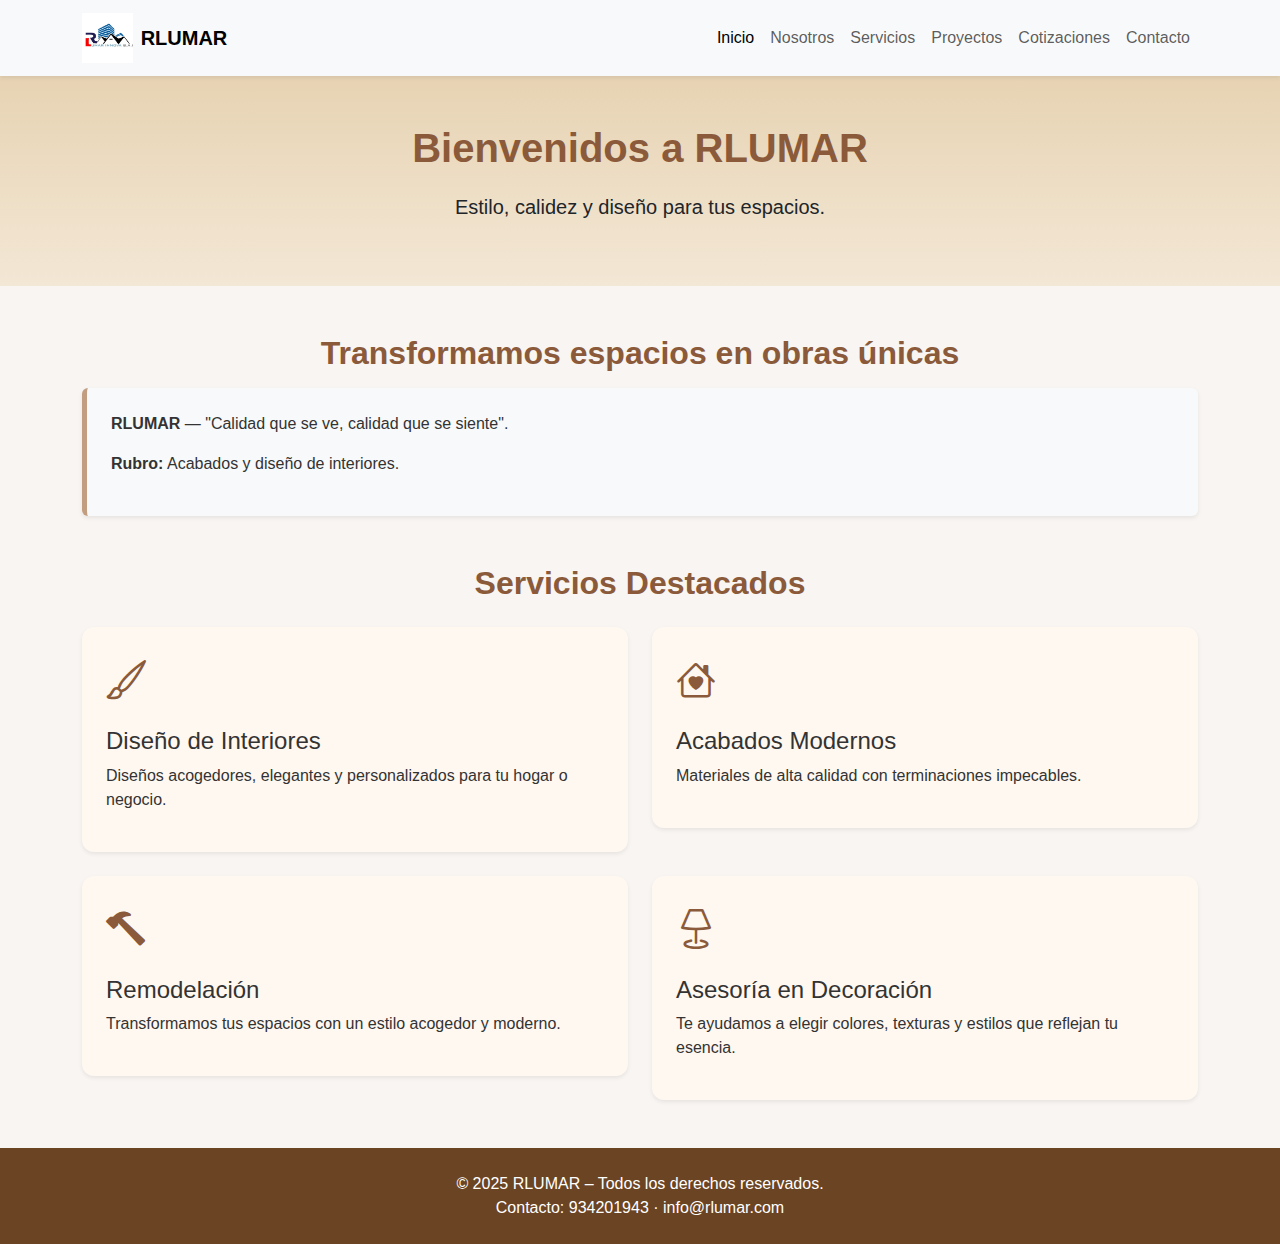
<file: index.html>
<!DOCTYPE html>
<html lang="es">
<head>
    <meta charset="UTF-8">
    <meta name="viewport" content="width=device-width, initial-scale=1.0">
    <title>RLUMAR - Acabados en Construcción</title>

    <!-- BOOTSTRAP -->
    <link href="https://cdn.jsdelivr.net/npm/bootstrap@5.3.2/dist/css/bootstrap.min.css" rel="stylesheet">
    <script src="https://cdn.jsdelivr.net/npm/bootstrap@5.3.2/dist/js/bootstrap.bundle.min.js"></script>

    <!-- ICONOS -->
    <link href="https://cdn.jsdelivr.net/npm/bootstrap-icons@1.10.5/font/bootstrap-icons.css" rel="stylesheet">

    <!-- CSS personalizado -->
    <link rel="stylesheet" href="style.css">
</head>

<body>

<!-- NAVBAR -->
<nav class="navbar navbar-expand-lg navbar-light bg-light shadow-sm">
    <div class="container">
        <a class="navbar-brand d-flex align-items-center" href="index.html">
            <img src="logo/logolumar.jpg" class="logo-img" alt="Logo RLUMAR">
            <span class="ms-2 fw-bold">RLUMAR</span>
        </a>

        <button class="navbar-toggler" type="button" data-bs-toggle="collapse" data-bs-target="#menu">
            <span class="navbar-toggler-icon"></span>
        </button>

        <div class="collapse navbar-collapse" id="menu">
            <ul class="navbar-nav ms-auto">
                <li class="nav-item"><a class="nav-link active" href="index.html">Inicio</a></li>
                <li class="nav-item"><a class="nav-link" href="nosotros.html">Nosotros</a></li>
                <li class="nav-item"><a class="nav-link" href="servicios.html">Servicios</a></li>
                <li class="nav-item"><a class="nav-link" href="proyectos.html">Proyectos</a></li>
                <li class="nav-item"><a class="nav-link" href="cotizaciones.html">Cotizaciones</a></li>
                <li class="nav-item"><a class="nav-link" href="contacto.html">Contacto</a></li>
            </ul>
        </div>
    </div>
</nav>

<!-- HEADER -->
<header class="header-warm text-center text-dark py-5">
    <div class="container">
        <h1 class="fw-bold">Bienvenidos a RLUMAR</h1>
        <p class="lead">Estilo, calidez y diseño para tus espacios.</p>
    </div>
</header>

<main class="container my-5">

    <!-- TÍTULO PRINCIPAL -->
    <h2 class="fw-bold mb-3 text-center">Transformamos espacios en obras únicas</h2>

    <article class="bg-light p-4 rounded shadow-sm warm-box mb-5">
        <p><strong>RLUMAR</strong> — "Calidad que se ve, calidad que se siente".</p>
        <p><strong>Rubro:</strong> Acabados y diseño de interiores.</p>
    </article>

    <!-- SERVICIOS DESTACADOS -->
    <h2 class="text-center mb-4">Servicios Destacados</h2>

    <div class="row g-4">

        <div class="col-md-6">
            <div class="service-card warm-card p-4 shadow-sm">
                <i class="bi bi-brush fs-1 text-brown"></i>
                <h4 class="mt-3">Diseño de Interiores</h4>
                <p>Diseños acogedores, elegantes y personalizados para tu hogar o negocio.</p>
            </div>
        </div>

        <div class="col-md-6">
            <div class="service-card warm-card p-4 shadow-sm">
                <i class="bi bi-house-heart fs-1 text-brown"></i>
                <h4 class="mt-3">Acabados Modernos</h4>
                <p>Materiales de alta calidad con terminaciones impecables.</p>
            </div>
        </div>

        <div class="col-md-6">
            <div class="service-card warm-card p-4 shadow-sm">
                <i class="bi bi-hammer fs-1 text-brown"></i>
                <h4 class="mt-3">Remodelación</h4>
                <p>Transformamos tus espacios con un estilo acogedor y moderno.</p>
            </div>
        </div>

        <div class="col-md-6">
            <div class="service-card warm-card p-4 shadow-sm">
                <i class="bi bi-lamp fs-1 text-brown"></i>
                <h4 class="mt-3">Asesoría en Decoración</h4>
                <p>Te ayudamos a elegir colores, texturas y estilos que reflejan tu esencia.</p>
            </div>
        </div>

    </div>

</main>

<!-- FOOTER -->
<footer class="footer-warm text-center py-4 mt-5">
    <p class="m-0">&copy; 2025 RLUMAR – Todos los derechos reservados.</p>
    <p class="m-0">Contacto: 934201943 · info@rlumar.com</p>
</footer>

</body>
</html>
</file>
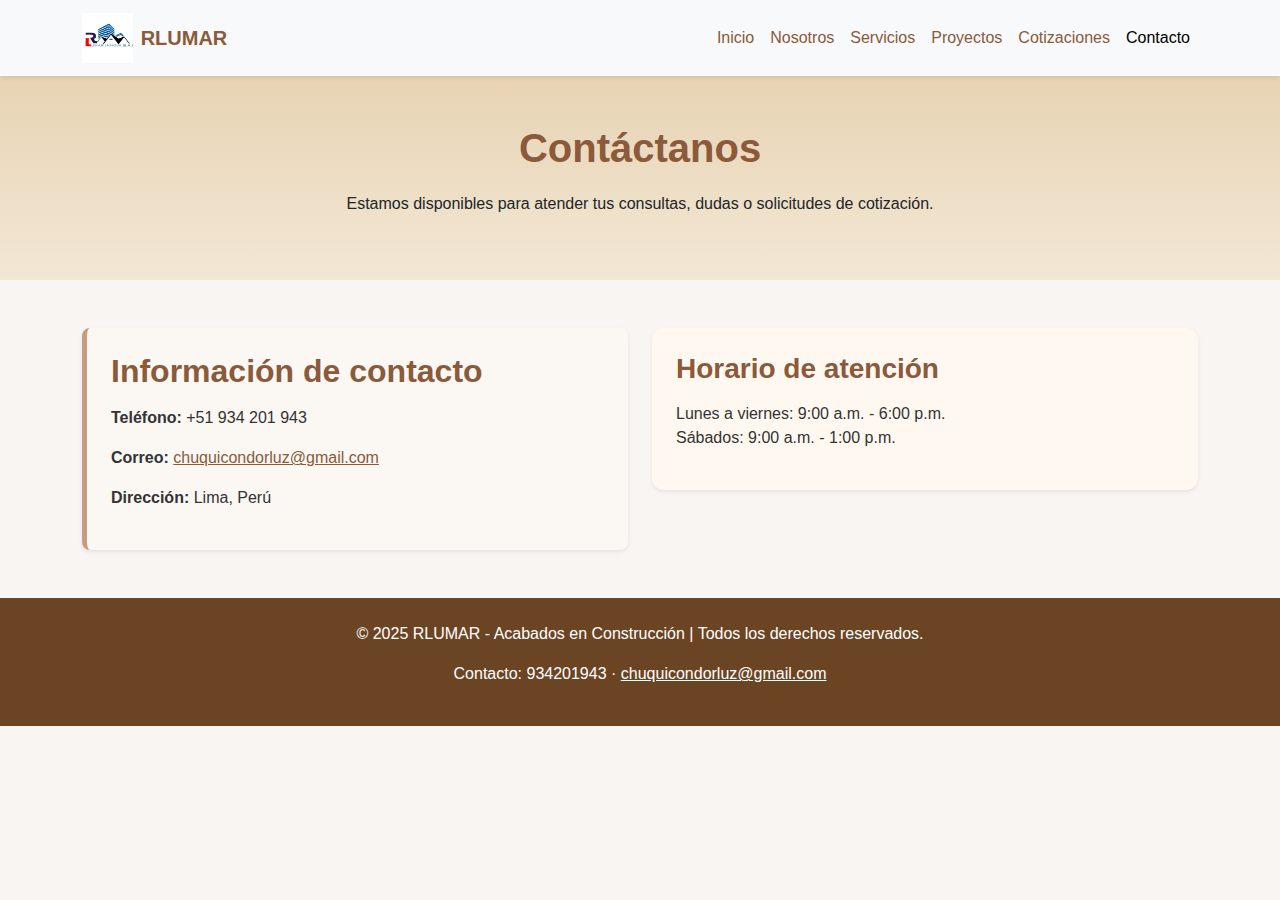
<file: contacto.html>
<!DOCTYPE html>
<html lang="es">
<head>
    <meta charset="UTF-8">
    <meta name="viewport" content="width=device-width, initial-scale=1.0">
    <title>Contacto - RLUMAR</title>

    <!-- Bootstrap CSS -->
    <link href="https://cdn.jsdelivr.net/npm/bootstrap@5.3.2/dist/css/bootstrap.min.css" rel="stylesheet">

    <!-- CSS personalizado -->
    <link rel="stylesheet" href="style.css">
</head>
<body>

<!-- Navbar responsive -->
<nav class="navbar navbar-expand-lg navbar-light bg-light shadow-sm">
    <div class="container">
        <a class="navbar-brand d-flex align-items-center" href="index.html">
            <img src="logo/logolumar.jpg" class="logo-img" alt="Logo RLUMAR">
            <span class="ms-2 fw-bold text-brown">RLUMAR</span>
        </a>
        <button class="navbar-toggler" type="button" data-bs-toggle="collapse" data-bs-target="#menu">
            <span class="navbar-toggler-icon"></span>
        </button>
        <div class="collapse navbar-collapse" id="menu">
            <ul class="navbar-nav ms-auto">
                <li class="nav-item"><a class="nav-link text-brown" href="index.html">Inicio</a></li>
                <li class="nav-item"><a class="nav-link text-brown" href="nosotros.html">Nosotros</a></li>
                <li class="nav-item"><a class="nav-link text-brown" href="servicios.html">Servicios</a></li>
                <li class="nav-item"><a class="nav-link text-brown" href="proyectos.html">Proyectos</a></li>
                <li class="nav-item"><a class="nav-link text-brown" href="cotizaciones.html">Cotizaciones</a></li>
                <li class="nav-item"><a class="nav-link active text-brown" href="contacto.html">Contacto</a></li>
            </ul>
        </div>
    </div>
</nav>

<!-- Header cálido -->
<header class="header-warm text-center text-dark py-5">
    <h1>Contáctanos</h1>
    <p>Estamos disponibles para atender tus consultas, dudas o solicitudes de cotización.</p>
</header>

<main class="container my-5">
    <section class="row g-4">
        <!-- Información de contacto -->
        <article class="col-md-6">
            <div class="warm-box p-4 shadow-sm">
                <h2 class="mb-3">Información de contacto</h2>
                <p><strong>Teléfono:</strong> +51 934 201 943</p>
                <p><strong>Correo:</strong> <a href="mailto:chuquicondorluz@gmail.com" class="text-brown">chuquicondorluz@gmail.com</a></p>
                <p><strong>Dirección:</strong> Lima, Perú</p>
            </div>
        </article>

        <!-- Horario de atención -->
        <aside class="col-md-6">
            <div class="warm-card p-4 shadow-sm">
                <h3 class="text-brown mb-3">Horario de atención</h3>
                <p>Lunes a viernes: 9:00 a.m. - 6:00 p.m.<br>
                   Sábados: 9:00 a.m. - 1:00 p.m.</p>
            </div>
        </aside>
    </section>
</main>

<!-- Footer cálido -->
<footer class="footer-warm text-center py-4 mt-5">
    <p>&copy; 2025 RLUMAR - Acabados en Construcción | Todos los derechos reservados.</p>
    <p>Contacto: 934201943 · <a href="mailto:chuquicondorluz@gmail.com" class="text-white">chuquicondorluz@gmail.com</a></p>
</footer>

<!-- Bootstrap JS -->
<script src="https://cdn.jsdelivr.net/npm/bootstrap@5.3.2/dist/js/bootstrap.bundle.min.js"></script>

</body>
</html>
</file>
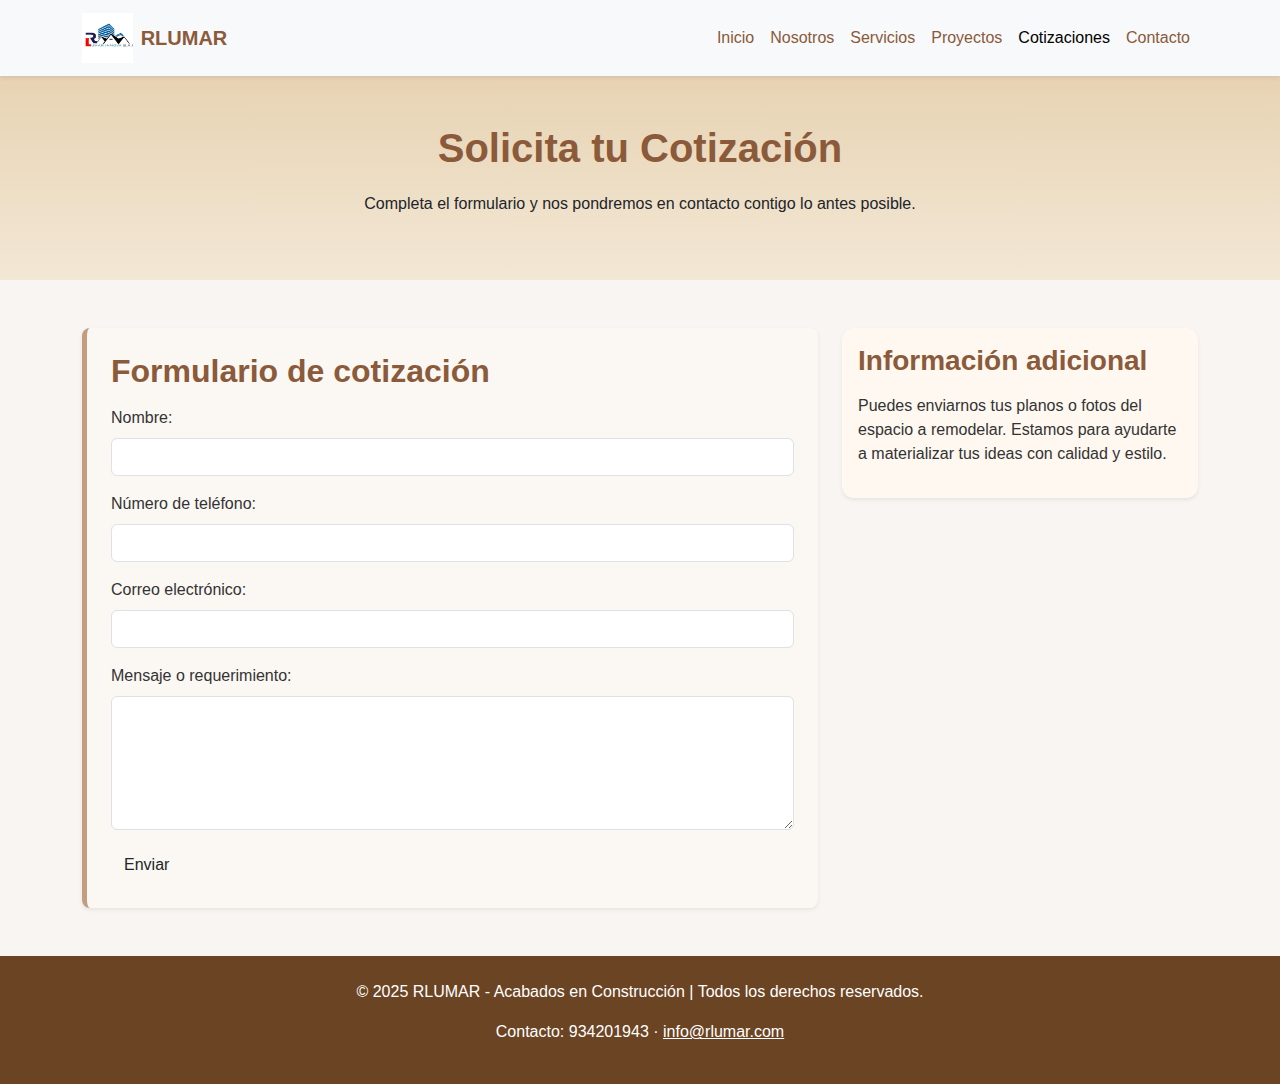
<file: cotizaciones.html>
<!DOCTYPE html>
<html lang="es">
<head>
    <meta charset="UTF-8">
    <meta name="viewport" content="width=device-width, initial-scale=1.0">
    <title>Cotizaciones - RLUMAR</title>

    <!-- Bootstrap CSS -->
    <link href="https://cdn.jsdelivr.net/npm/bootstrap@5.3.2/dist/css/bootstrap.min.css" rel="stylesheet">

    <!-- CSS personalizado -->
    <link rel="stylesheet" href="style.css">
</head>
<body>

<!-- Navbar responsive -->
<nav class="navbar navbar-expand-lg navbar-light bg-light shadow-sm">
    <div class="container">
        <a class="navbar-brand d-flex align-items-center" href="index.html">
            <img src="logo/logolumar.jpg" class="logo-img" alt="Logo RLUMAR">
            <span class="ms-2 fw-bold text-brown">RLUMAR</span>
        </a>
        <button class="navbar-toggler" type="button" data-bs-toggle="collapse" data-bs-target="#menu">
            <span class="navbar-toggler-icon"></span>
        </button>
        <div class="collapse navbar-collapse" id="menu">
            <ul class="navbar-nav ms-auto">
                <li class="nav-item"><a class="nav-link text-brown" href="index.html">Inicio</a></li>
                <li class="nav-item"><a class="nav-link text-brown" href="nosotros.html">Nosotros</a></li>
                <li class="nav-item"><a class="nav-link text-brown" href="servicios.html">Servicios</a></li>
                <li class="nav-item"><a class="nav-link text-brown" href="proyectos.html">Proyectos</a></li>
                <li class="nav-item"><a class="nav-link active text-brown" href="cotizaciones.html">Cotizaciones</a></li>
                <li class="nav-item"><a class="nav-link text-brown" href="contacto.html">Contacto</a></li>
            </ul>
        </div>
    </div>
</nav>

<!-- Header cálido -->
<header class="header-warm text-center text-dark py-5">
    <h1>Solicita tu <span class="marca text-brown">Cotización</span></h1>
    <p>Completa el formulario y nos pondremos en contacto contigo lo antes posible.</p>
</header>

<main class="container my-5">
    <section class="row g-4">
        <!-- Formulario de cotización -->
        <article class="col-md-8">
            <div class="warm-box p-4 shadow-sm">
                <h2 class="mb-3">Formulario de cotización</h2>
                <form>
                    <div class="mb-3">
                        <label for="nombre" class="form-label">Nombre:</label>
                        <input type="text" class="form-control" id="nombre" name="nombre" required>
                    </div>
                    <div class="mb-3">
                        <label for="telefono" class="form-label">Número de teléfono:</label>
                        <input type="text" class="form-control" id="telefono" name="telefono">
                    </div>
                    <div class="mb-3">
                        <label for="correo" class="form-label">Correo electrónico:</label>
                        <input type="email" class="form-control" id="correo" name="correo" required>
                    </div>
                    <div class="mb-3">
                        <label for="mensaje" class="form-label">Mensaje o requerimiento:</label>
                        <textarea class="form-control" id="mensaje" name="mensaje" rows="5"></textarea>
                    </div>
                    <button type="submit" class="btn btn-brown">Enviar</button>
                </form>
            </div>
        </article>

        <!-- Información adicional -->
        <aside class="col-md-4">
            <div class="warm-card p-3 shadow-sm">
                <h3 class="text-brown mb-3">Información adicional</h3>
                <p>Puedes enviarnos tus planos o fotos del espacio a remodelar. Estamos para ayudarte a materializar tus ideas con calidad y estilo.</p>
            </div>
        </aside>
    </section>
</main>

<!-- Footer cálido -->
<footer class="footer-warm text-center py-4 mt-5">
    <p>&copy; 2025 RLUMAR - Acabados en Construcción | Todos los derechos reservados.</p>
    <p>Contacto: 934201943 · <a href="mailto:info@rlumar.com" class="text-white">info@rlumar.com</a></p>
</footer>

<!-- Bootstrap JS -->
<script src="https://cdn.jsdelivr.net/npm/bootstrap@5.3.2/dist/js/bootstrap.bundle.min.js"></script>

</body>
</html>
</file>
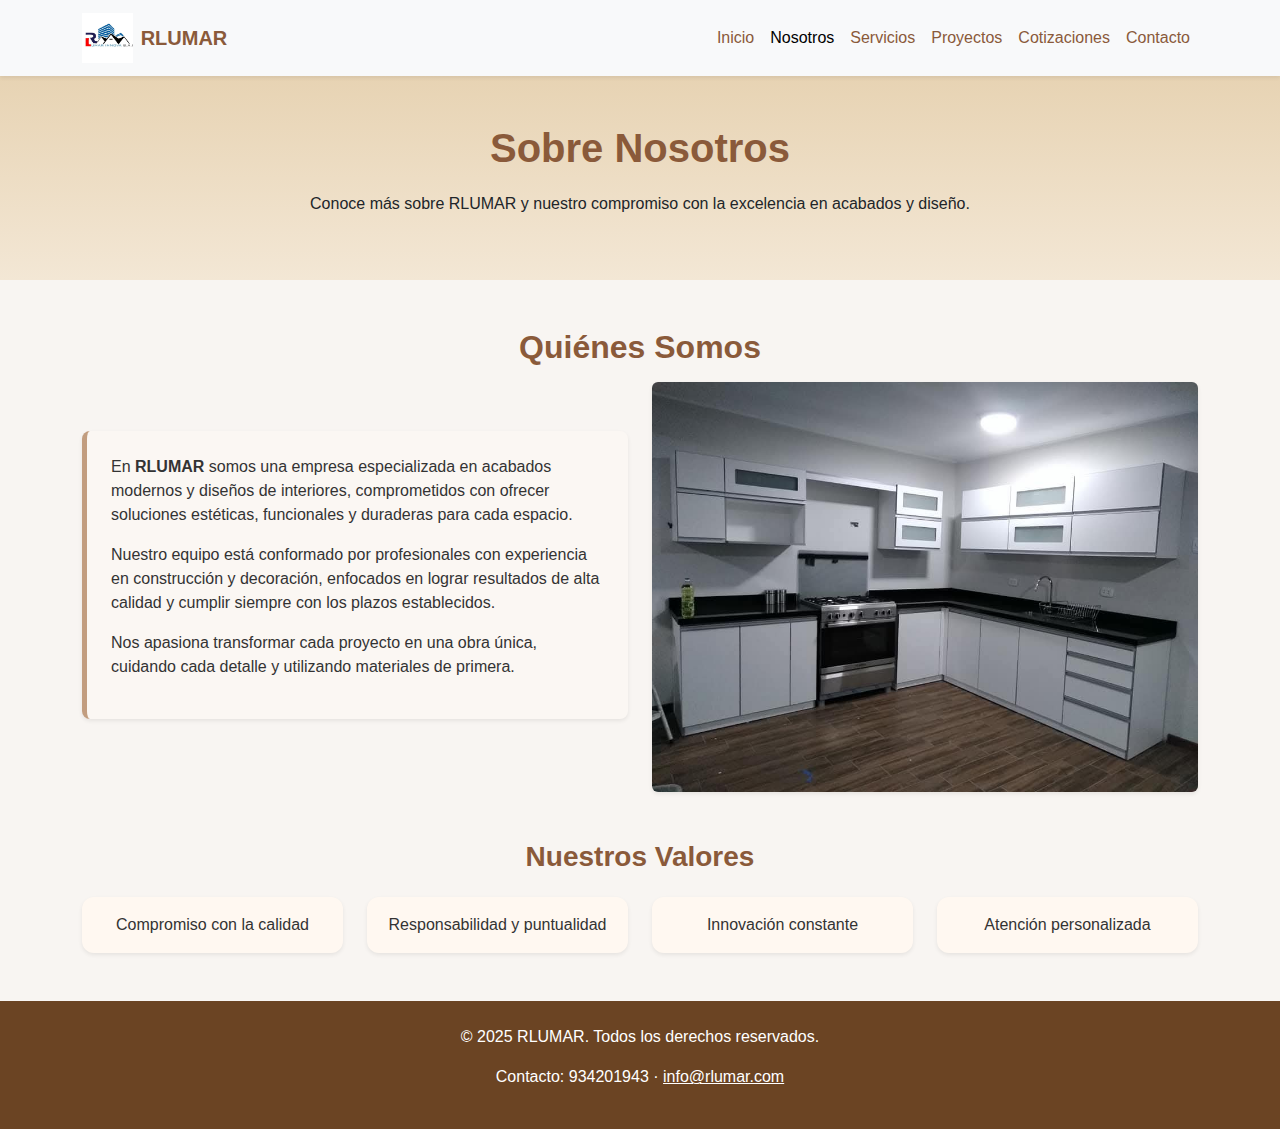
<file: nosotros.html>
<!DOCTYPE html>
<html lang="es">
<head>
    <meta charset="UTF-8">
    <meta name="viewport" content="width=device-width, initial-scale=1.0">
    <title>Nosotros - RLUMAR</title>

    <!-- Bootstrap CSS -->
    <link href="https://cdn.jsdelivr.net/npm/bootstrap@5.3.2/dist/css/bootstrap.min.css" rel="stylesheet">

    <!-- CSS personalizado -->
    <link rel="stylesheet" href="style.css">
</head>
<body>

<!-- Navbar responsive -->
<nav class="navbar navbar-expand-lg navbar-light bg-light shadow-sm">
    <div class="container">
        <a class="navbar-brand d-flex align-items-center" href="index.html">
            <img src="logo/logolumar.jpg" class="logo-img" alt="Logo RLUMAR">
            <span class="ms-2 fw-bold text-brown">RLUMAR</span>
        </a>
        <button class="navbar-toggler" type="button" data-bs-toggle="collapse" data-bs-target="#menu">
            <span class="navbar-toggler-icon"></span>
        </button>
        <div class="collapse navbar-collapse" id="menu">
            <ul class="navbar-nav ms-auto">
                <li class="nav-item"><a class="nav-link text-brown" href="index.html">Inicio</a></li>
                <li class="nav-item"><a class="nav-link active text-brown" href="nosotros.html">Nosotros</a></li>
                <li class="nav-item"><a class="nav-link text-brown" href="servicios.html">Servicios</a></li>
                <li class="nav-item"><a class="nav-link text-brown" href="proyectos.html">Proyectos</a></li>
                <li class="nav-item"><a class="nav-link text-brown" href="cotizaciones.html">Cotizaciones</a></li>
                <li class="nav-item"><a class="nav-link text-brown" href="contacto.html">Contacto</a></li>
            </ul>
        </div>
    </div>
</nav>

<!-- Header cálido -->
<header class="header-warm text-center text-dark py-5">
    <h1>Sobre <span class="marca text-brown">Nosotros</span></h1>
    <p>Conoce más sobre RLUMAR y nuestro compromiso con la excelencia en acabados y diseño.</p>
</header>

<main class="container my-5">
    <!-- Quiénes Somos con imagen -->
    <section class="seccion mb-5">
        <h2 class="fw-bold mb-3 text-center">Quiénes Somos</h2>
        <div class="row align-items-center">
            <!-- Texto -->
            <div class="col-md-6">
                <article class="warm-box p-4 mb-4 shadow-sm">
                    <p>
                        En <strong>RLUMAR</strong> somos una empresa especializada en acabados modernos y diseños de interiores, 
                        comprometidos con ofrecer soluciones estéticas, funcionales y duraderas para cada espacio.
                    </p>
                    <p>
                        Nuestro equipo está conformado por profesionales con experiencia en construcción y decoración, 
                        enfocados en lograr resultados de alta calidad y cumplir siempre con los plazos establecidos.
                    </p>
                    <p>
                        Nos apasiona transformar cada proyecto en una obra única, cuidando cada detalle y utilizando materiales de primera.
                    </p>
                </article>
            </div>

            <!-- Imagen -->
            <div class="col-md-6">
                <img src=logo/nosotros.jpg alt=" RLUMAR " class="img-fluid rounded shadow-sm">
            </div>
        </div>
    </section>

    <!-- Nuestros Valores -->
    <section class="mb-5">
        <h3 class="text-brown mb-4 text-center">Nuestros Valores</h3>
        <div class="row g-4">
            <div class="col-md-3 col-sm-6">
                <div class="warm-card p-3 text-center shadow-sm">
                    Compromiso con la calidad
                </div>
            </div>
            <div class="col-md-3 col-sm-6">
                <div class="warm-card p-3 text-center shadow-sm">
                    Responsabilidad y puntualidad
                </div>
            </div>
            <div class="col-md-3 col-sm-6">
                <div class="warm-card p-3 text-center shadow-sm">
                    Innovación constante
                </div>
            </div>
            <div class="col-md-3 col-sm-6">
                <div class="warm-card p-3 text-center shadow-sm">
                    Atención personalizada
                </div>
            </div>
        </div>
    </section>
</main>

<!-- Footer cálido -->
<footer class="footer-warm text-center py-4 mt-5">
    <p>&copy; 2025 RLUMAR. Todos los derechos reservados.</p>
    <p>Contacto: 934201943 · <a href="mailto:info@rlumar.com" class="text-white">info@rlumar.com</a></p>
</footer>

<!-- Bootstrap JS -->
<script src="https://cdn.jsdelivr.net/npm/bootstrap@5.3.2/dist/js/bootstrap.bundle.min.js"></script>

</body>
</html>
</file>
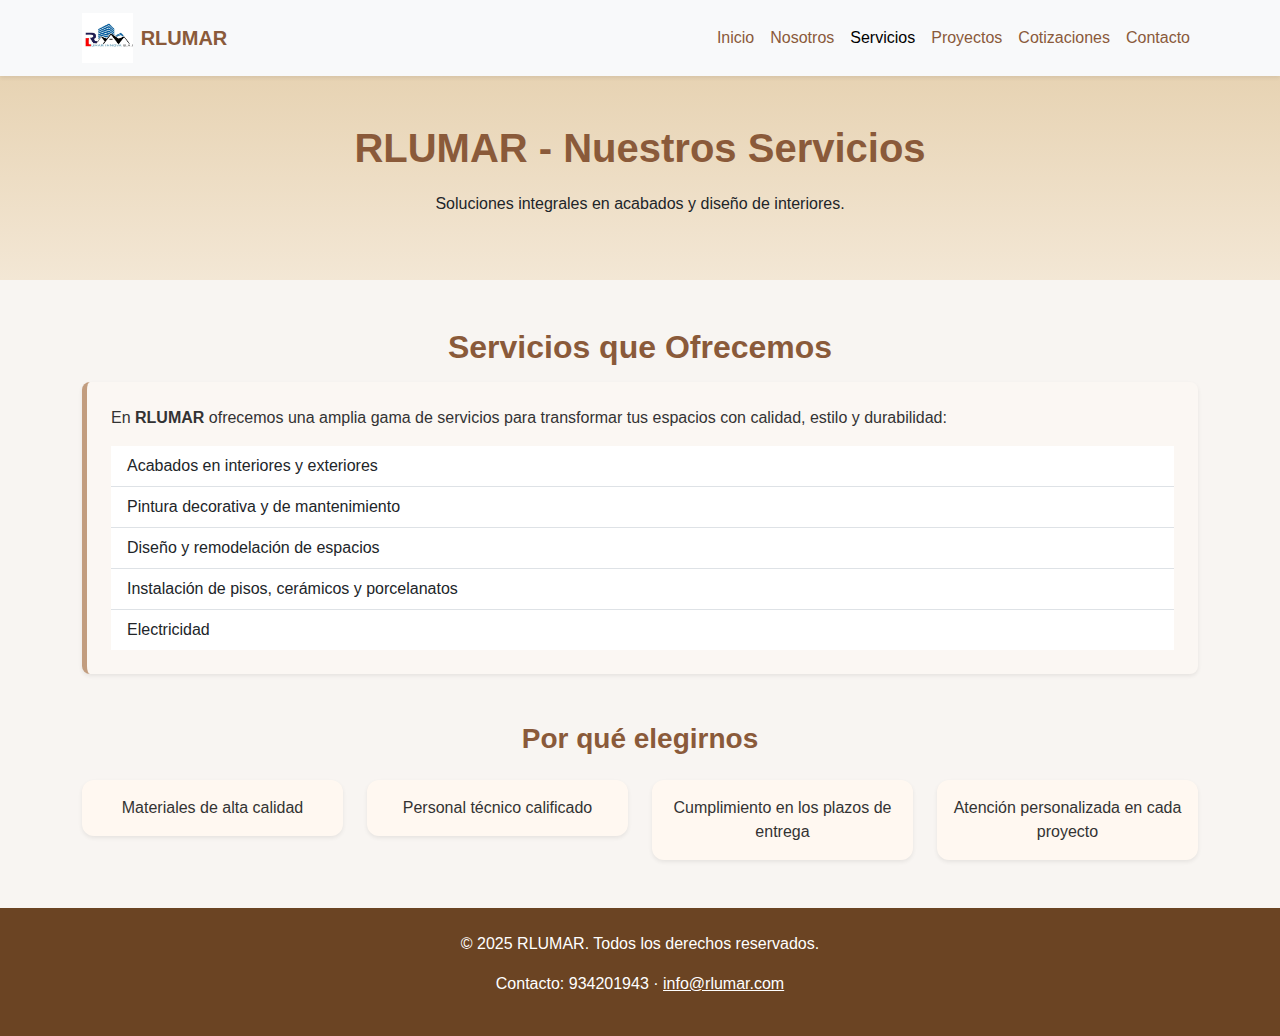
<file: servicios.html>
<!DOCTYPE html>
<html lang="es">
<head>
    <meta charset="UTF-8">
    <meta name="viewport" content="width=device-width, initial-scale=1.0">
    <title>Servicios - RLUMAR</title>

    <!-- Bootstrap CSS -->
    <link href="https://cdn.jsdelivr.net/npm/bootstrap@5.3.2/dist/css/bootstrap.min.css" rel="stylesheet">

    <!-- CSS personalizado -->
    <link rel="stylesheet" href="style.css">
</head>
<body>

<!-- Navbar responsive -->
<nav class="navbar navbar-expand-lg navbar-light bg-light shadow-sm">
    <div class="container">
        <a class="navbar-brand d-flex align-items-center" href="index.html">
            <img src="logo/logolumar.jpg" class="logo-img" alt="Logo RLUMAR">
            <span class="ms-2 fw-bold text-brown">RLUMAR</span>
        </a>
        <button class="navbar-toggler" type="button" data-bs-toggle="collapse" data-bs-target="#menu">
            <span class="navbar-toggler-icon"></span>
        </button>
        <div class="collapse navbar-collapse" id="menu">
            <ul class="navbar-nav ms-auto">
                <li class="nav-item"><a class="nav-link text-brown" href="index.html">Inicio</a></li>
                <li class="nav-item"><a class="nav-link text-brown" href="nosotros.html">Nosotros</a></li>
                <li class="nav-item"><a class="nav-link active text-brown" href="servicios.html">Servicios</a></li>
                <li class="nav-item"><a class="nav-link text-brown" href="proyectos.html">Proyectos</a></li>
                <li class="nav-item"><a class="nav-link text-brown" href="cotizaciones.html">Cotizaciones</a></li>
                <li class="nav-item"><a class="nav-link text-brown" href="contacto.html">Contacto</a></li>
            </ul>
        </div>
    </div>
</nav>

<!-- Header cálido -->
<header class="header-warm text-center text-dark py-5">
    <h1><span class="marca text-brown">RLUMAR</span> - Nuestros Servicios</h1>
    <p>Soluciones integrales en acabados y diseño de interiores.</p>
</header>

<main class="container my-5">
    <!-- Servicios -->
    <section class="seccion mb-5">
        <h2 class="fw-bold mb-3 text-center">Servicios que Ofrecemos</h2>
        <article class="warm-box p-4 mb-4 shadow-sm">
            <p>En <strong>RLUMAR</strong> ofrecemos una amplia gama de servicios para transformar tus espacios con calidad, estilo y durabilidad:</p>
            <ul class="list-group list-group-flush">
                <li class="list-group-item">Acabados en interiores y exteriores</li>
                <li class="list-group-item">Pintura decorativa y de mantenimiento</li>
                <li class="list-group-item">Diseño y remodelación de espacios</li>
                <li class="list-group-item">Instalación de pisos, cerámicos y porcelanatos</li>
                <li class="list-group-item">Electricidad</li>
            </ul>
        </article>
    </section>

    <!-- Por qué elegirnos -->
    <section class="mb-5">
        <h3 class="text-brown mb-4 text-center">Por qué elegirnos</h3>
        <div class="row g-4">
            <div class="col-md-3 col-sm-6">
                <div class="warm-card p-3 text-center shadow-sm">
                    Materiales de alta calidad
                </div>
            </div>
            <div class="col-md-3 col-sm-6">
                <div class="warm-card p-3 text-center shadow-sm">
                    Personal técnico calificado
                </div>
            </div>
            <div class="col-md-3 col-sm-6">
                <div class="warm-card p-3 text-center shadow-sm">
                    Cumplimiento en los plazos de entrega
                </div>
            </div>
            <div class="col-md-3 col-sm-6">
                <div class="warm-card p-3 text-center shadow-sm">
                    Atención personalizada en cada proyecto
                </div>
            </div>
        </div>
    </section>
</main>

<!-- Footer cálido -->
<footer class="footer-warm text-center py-4 mt-5">
    <p>&copy; 2025 RLUMAR. Todos los derechos reservados.</p>
    <p>Contacto: 934201943 · <a href="mailto:info@rlumar.com" class="text-white">info@rlumar.com</a></p>
</footer>

<!-- Bootstrap JS -->
<script src="https://cdn.jsdelivr.net/npm/bootstrap@5.3.2/dist/js/bootstrap.bundle.min.js"></script>

</body>
</html>
</file>
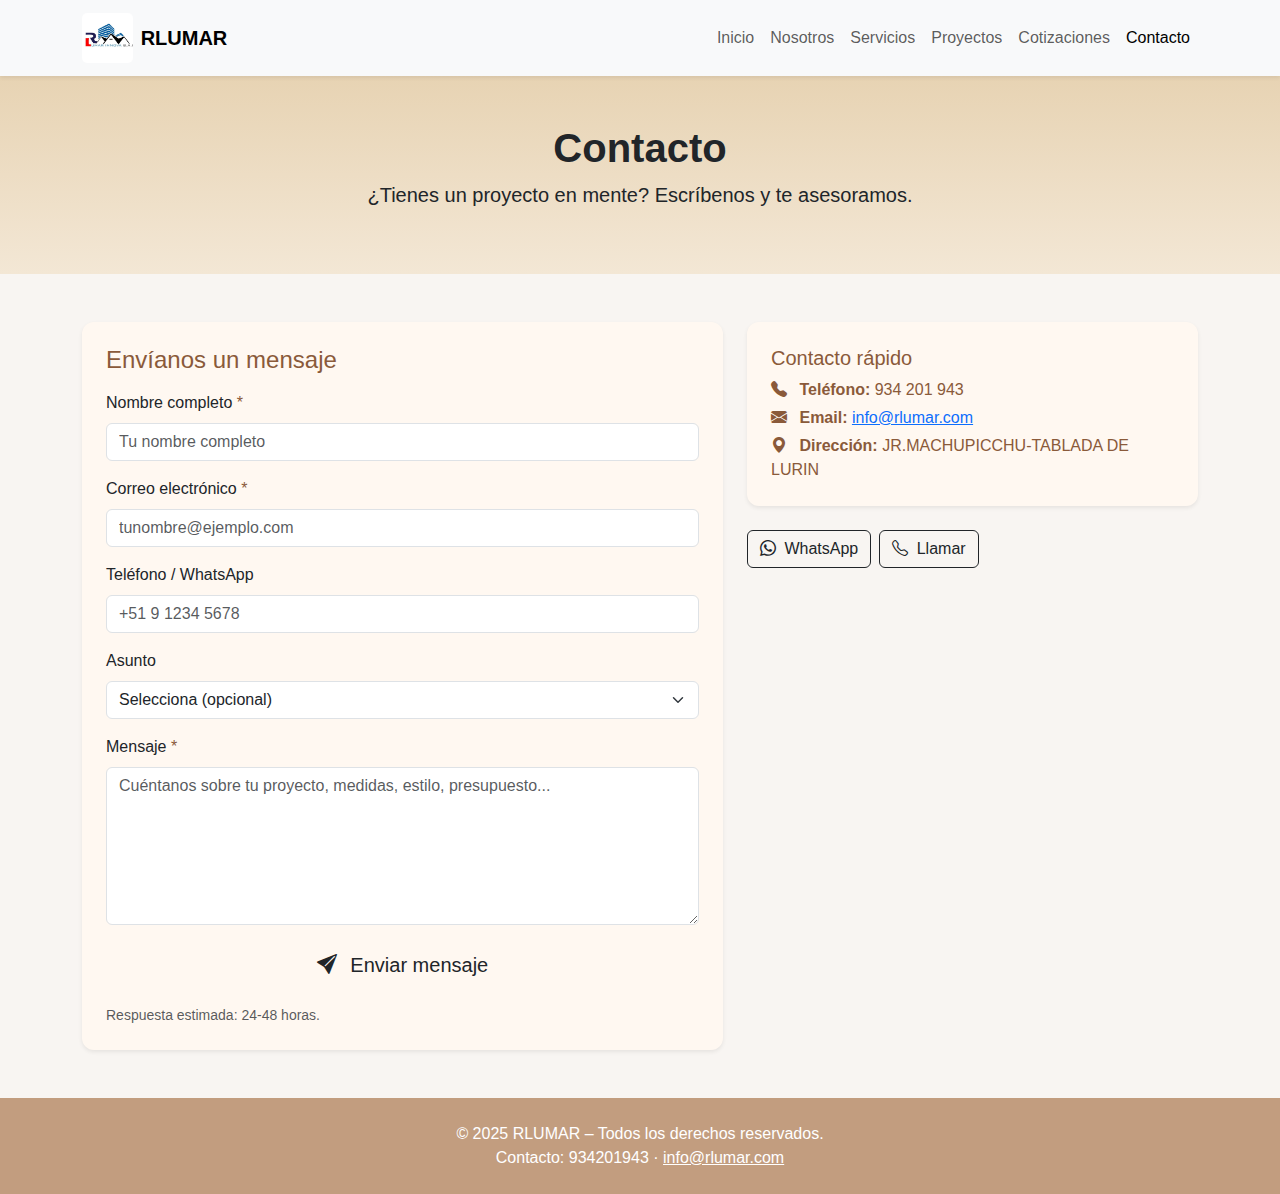
<file: rlumarfinal/contacto.html>
<!DOCTYPE html>
<html lang="es">
<head>
    <meta charset="utf-8" />
    <meta name="viewport" content="width=device-width, initial-scale=1" />
    <title>Contacto - RLUMAR</title>

    <!-- Bootstrap CSS -->
    <link href="https://cdn.jsdelivr.net/npm/bootstrap@5.3.2/dist/css/bootstrap.min.css" rel="stylesheet">

    <!-- Bootstrap Icons -->
    <link href="https://cdn.jsdelivr.net/npm/bootstrap-icons@1.10.5/font/bootstrap-icons.css" rel="stylesheet">

    <!-- Tu CSS cálido -->
    <link rel="stylesheet" href="style.css">
</head>
<body>

<!-- NAVBAR -->
<nav class="navbar navbar-expand-lg navbar-light bg-light shadow-sm">
    <div class="container">
        <a class="navbar-brand d-flex align-items-center" href="index.html">
            <img src="logo/logolumar.jpg" class="logo-img" alt="Logo RLUMAR">
            <span class="ms-2 fw-bold">RLUMAR</span>
        </a>

        <button class="navbar-toggler" type="button" data-bs-toggle="collapse" data-bs-target="#menu">
            <span class="navbar-toggler-icon"></span>
        </button>

        <div class="collapse navbar-collapse" id="menu">
            <ul class="navbar-nav ms-auto">
                <li class="nav-item"><a class="nav-link" href="index.html">Inicio</a></li>
                <li class="nav-item"><a class="nav-link" href="nosotros.html">Nosotros</a></li>
                <li class="nav-item"><a class="nav-link" href="servicios.html">Servicios</a></li>
                <li class="nav-item"><a class="nav-link" href="proyectos.html">Proyectos</a></li>
                <li class="nav-item"><a class="nav-link" href="cotizaciones.html">Cotizaciones</a></li>
                <li class="nav-item"><a class="nav-link active" href="contacto.html">Contacto</a></li>
            </ul>
        </div>
    </div>
</nav>

<!-- HEADER -->
<header class="header-warm text-center text-dark py-5">
    <div class="container">
        <h1 class="fw-bold">Contacto</h1>
        <p class="lead">¿Tienes un proyecto en mente? Escríbenos y te asesoramos.</p>
    </div>
</header>

<!-- MAIN -->
<main class="container my-5">
    <div class="row g-4">

        <!-- Formulario -->
        <div class="col-lg-7">
            <div class="p-4 warm-card shadow-sm">
                <h2 class="h4 mb-3 text-brown">Envíanos un mensaje</h2>

                <!-- Mensaje de éxito esta oculto -->
                <div id="successAlert" class="alert alert-success d-none" role="alert">
                    ¡Gracias! Tu mensaje ha sido enviado correctamente.
                </div>

                <form id="contactForm" role="form" novalidate>
                    <!-- Nombre -->
                    <div class="mb-3">
                        <label for="name" class="form-label">Nombre completo <span class="text-brown">*</span></label>
                        <input type="text" class="form-control" id="name" name="name" required aria-required="true" placeholder="Tu nombre completo">
                        <div class="invalid-feedback">Por favor ingresa tu nombre.</div>
                    </div>

                    <!-- Email -->
                    <div class="mb-3">
                        <label for="email" class="form-label">Correo electrónico <span class="text-brown">*</span></label>
                        <input type="email" class="form-control" id="email" name="email" required aria-required="true" placeholder="tunombre@ejemplo.com">
                        <div class="invalid-feedback">Por favor ingresa un correo válido.</div>
                    </div>

                    <!-- Teléfono -->
                    <div class="mb-3">
                        <label for="phone" class="form-label">Teléfono / WhatsApp</label>
                        <input type="tel" class="form-control" id="phone" name="phone" placeholder="+51 9 1234 5678" pattern="[0-9+\s\-()]{7,}">
                    </div>

                    <!-- Asunto -->
                    <div class="mb-3">
                        <label for="subject" class="form-label">Asunto</label>
                        <select id="subject" name="subject" class="form-select" aria-label="Asunto del mensaje">
                            <option value="">Selecciona (opcional)</option>
                            <option value="diseño">Diseño de interiores</option>
                            <option value="acabados">Acabados modernos</option>
                            <option value="remodelacion">Remodelación</option>
                            <option value="asesoria">Asesoría en decoración</option>
                            <option value="otro">Otro</option>
                        </select>
                    </div>

                    <!-- Mensaje -->
                    <div class="mb-3">
                        <label for="message" class="form-label">Mensaje <span class="text-brown">*</span></label>
                        <textarea id="message" name="message" class="form-control" rows="6" required aria-required="true" placeholder="Cuéntanos sobre tu proyecto, medidas, estilo, presupuesto..."></textarea>
                        <div class="invalid-feedback">Por favor escribe tu mensaje.</div>
                    </div>
                  <!-- Botón -->
                    <div class="d-grid">
                        <!-- Nota: el formulario por defecto NO envía hasta que configures 'action' o un backend -->
                        <button class="btn btn-brown btn-lg" type="submit">
                            <i class="bi bi-send-fill me-2"></i> Enviar mensaje
                        </button>
                    </div>
                </form>

                <small class="d-block mt-3 text-muted">Respuesta estimada: 24-48 horas.</small>
            </div>
        </div>

        <!-- Contacto rápido -->
        <div class="col-lg-5">
            <div class="p-4 warm-card shadow-sm mb-4 text-brown">
                <h3 class="h5">Contacto rápido</h3>
                <p class="mb-1"><i class="bi bi-telephone-fill me-2"></i> <strong>Teléfono:</strong> 934 201 943</p>
                <p class="mb-1"><i class="bi bi-envelope-fill me-2"></i> <strong>Email:</strong> <a href="mailto:info@rlumar.com">info@rlumar.com</a></p>
                <p class="mb-0"><i class="bi bi-geo-alt-fill me-2"></i> <strong>Dirección:</strong> JR.MACHUPICCHU-TABLADA DE LURIN</p>
            </div>
  <div class="mt-3 d-flex gap-2">
                <a class="btn btn-outline-dark" href="https://wa.me/51934201943" target="_blank" rel="noopener">
                    <i class="bi bi-whatsapp me-1"></i> WhatsApp
                </a>
                <a class="btn btn-outline-dark" href="tel:+51934201943">
                    <i class="bi bi-telephone me-1"></i> Llamar
                </a>
            </div>
        </div>
    </div>
</main>

<!-- FOOTER -->
<footer class="footer-warm text-center py-4 mt-5">
    <div class="container">
        <p class="m-0">&copy; 2025 RLUMAR – Todos los derechos reservados.</p>
        <p class="m-0">Contacto: 934201943 · <a class="text-white" href="mailto:info@rlumar.com">info@rlumar.com</a></p>
    </div>
</footer>

<!-- Bootstrap JS -->
<script src="https://cdn.jsdelivr.net/npm/bootstrap@5.3.2/dist/js/bootstrap.bundle.min.js"></script>

<!-- Pequeño JS para validar y simular envío (remueve si usarás backend real) -->
<script>
    // Bootstrap form validation + simulación
    (function () {
        'use strict'

        const form = document.getElementById('contactForm');
        const successAlert = document.getElementById('successAlert');

        form.addEventListener('submit', function (event) {
            // Activar validación HTML5
            if (!form.checkValidity()) {
                event.preventDefault()
                event.stopPropagation()
            } else {
                // Simulación de envío: prevenir envío real y mostrar mensaje
                event.preventDefault()
                successAlert.classList.remove('d-none');
                successAlert.scrollIntoView({ behavior: 'smooth', block: 'center' });

                // Limpiar formulario después de 1.2s para mejor UX
                setTimeout(() => {
                    form.reset();
                    form.classList.remove('was-validated');
                }, 1200);
            }

            form.classList.add('was-validated');
        }, false)
    })()
</script>

</body>
</html>
</file>
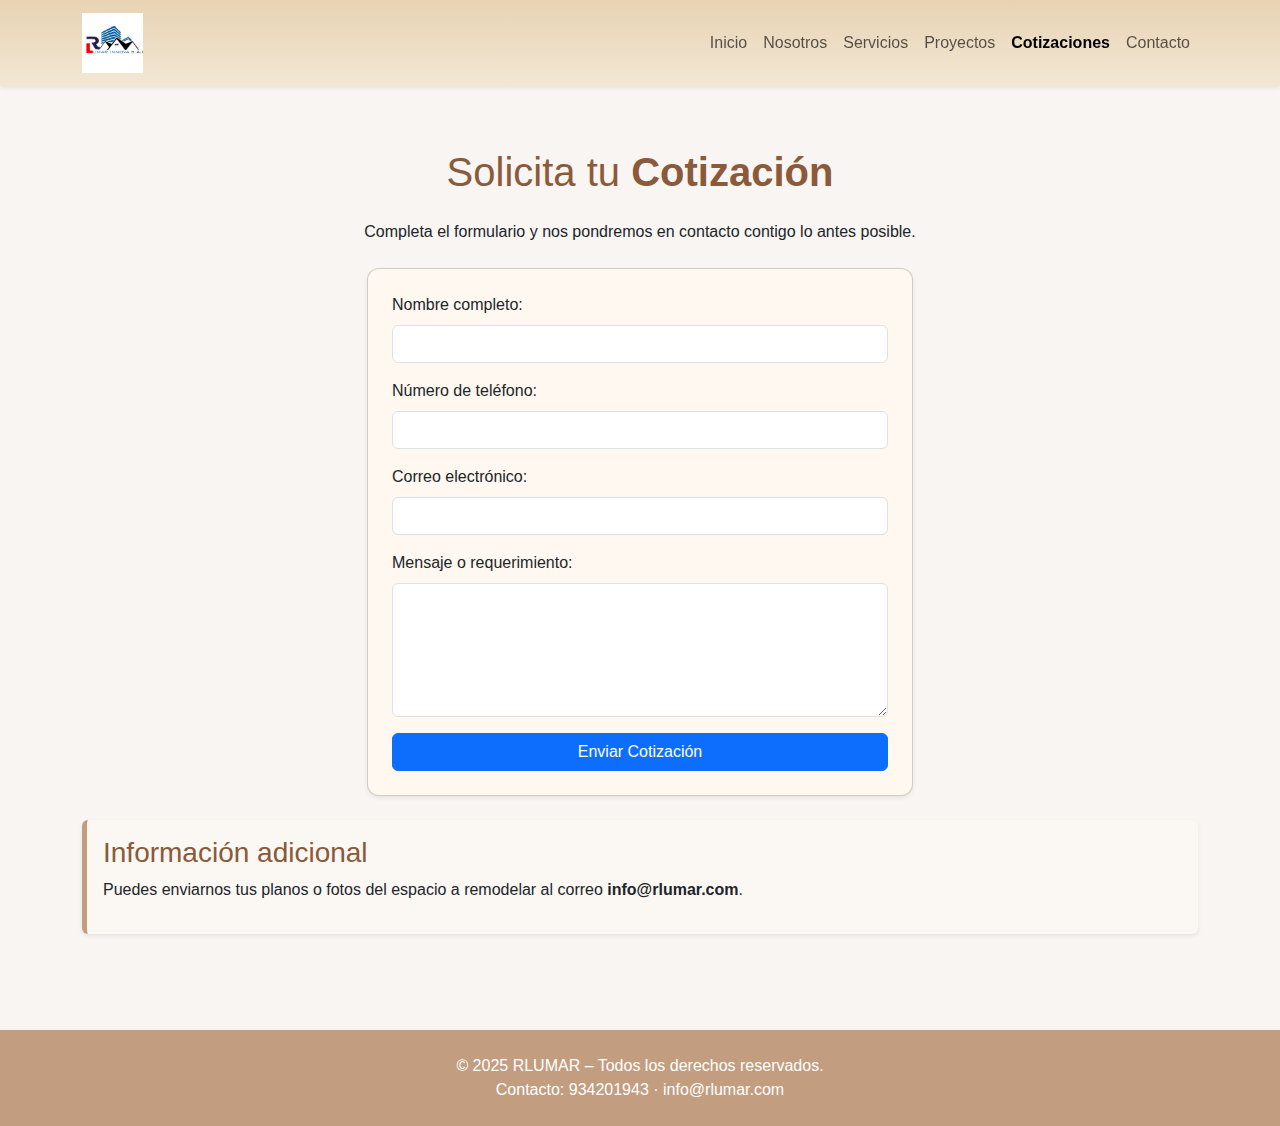
<file: rlumarfinal/cotizaciones.html>
<!DOCTYPE html>
<html lang="es">
<head>
    <meta charset="UTF-8">
    <meta name="viewport" content="width=device-width, initial-scale=1.0">
    <title>Cotizaciones - RLUMAR</title>

    <!-- Bootstrap -->
    <link href="https://cdn.jsdelivr.net/npm/bootstrap@5.3.2/dist/css/bootstrap.min.css" rel="stylesheet">

    <!-- Estilos cálidos -->
    <link rel="stylesheet" href="style.css">

    <style>
        .logo {
            height: 60px;
            width: auto;
        }
        .marca {
            color: #8a5a3a; /* Marrón cálido */
            font-weight: bold;
        }
    </style>
</head>

<body>

<!-- NAVBAR -->
<nav class="navbar navbar-expand-lg navbar-light header-warm fixed-top shadow-sm">
    <div class="container">
        <a class="navbar-brand" href="index.html">
            <img src="logo/logolumar.jpg" alt="RLUMAR" class="logo">
        </a>

        <button class="navbar-toggler" type="button" data-bs-toggle="collapse" data-bs-target="#navbarNav">
            <span class="navbar-toggler-icon"></span>
        </button>

        <div class="collapse navbar-collapse" id="navbarNav">
            <ul class="navbar-nav ms-auto">

                <li class="nav-item"><a class="nav-link" href="index.html">Inicio</a></li>
                <li class="nav-item"><a class="nav-link" href="nosotros.html">Nosotros</a></li>
                <li class="nav-item"><a class="nav-link" href="servicios.html">Servicios</a></li>
                <li class="nav-item"><a class="nav-link" href="proyectos.html">Proyectos</a></li>
                <li class="nav-item"><a class="nav-link active fw-bold" href="cotizaciones.html">Cotizaciones</a></li>
                <li class="nav-item"><a class="nav-link" href="contacto.html">Contacto</a></li>

            </ul>
        </div>
    </div>
</nav>

<!-- CONTENIDO -->
<div class="container py-5" style="margin-top: 100px;">

    <h1 class="text-center mb-4 text-brown">Solicita tu <span class="marca">Cotización</span></h1>
    <p class="text-center mb-4">Completa el formulario y nos pondremos en contacto contigo lo antes posible.</p>

    <!-- FORMULARIO -->
    <div class="row justify-content-center">
        <div class="col-md-8 col-lg-6">

            <div class="card warm-card shadow-sm p-4">
                <form>

                    <div class="mb-3">
                        <label for="nombre" class="form-label">Nombre completo:</label>
                        <input type="text" id="nombre" class="form-control" required>
                    </div>

                    <div class="mb-3">
                        <label for="telefono" class="form-label">Número de teléfono:</label>
                        <input type="tel" id="telefono" class="form-control">
                    </div>

                    <div class="mb-3">
                        <label for="correo" class="form-label">Correo electrónico:</label>
                        <input type="email" id="correo" class="form-control" required>
                    </div>

                    <div class="mb-3">
                        <label for="mensaje" class="form-label">Mensaje o requerimiento:</label>
                        <textarea id="mensaje" class="form-control" rows="5"></textarea>
                    </div>

                    <button type="submit" class="btn btn-primary w-100">
                        Enviar Cotización
                    </button>

                </form>
            </div>

        </div>
    </div>

    <!-- ASIDE -->
    <div class="warm-box rounded shadow-sm p-3 mt-4">
        <h3 class="text-brown">Información adicional</h3>
        <p>Puedes enviarnos tus planos o fotos del espacio a remodelar al correo <strong>info@rlumar.com</strong>.</p>
    </div>

</div>

<!-- FOOTER -->
<footer class="footer-warm text-center py-4 mt-5">
    <p class="m-0">&copy; 2025 RLUMAR – Todos los derechos reservados.</p>
    <p class="m-0">Contacto: 934201943 · info@rlumar.com</p>
</footer>

<!-- Bootstrap JS -->
<script src="https://cdn.jsdelivr.net/npm/bootstrap@5.3.2/dist/js/bootstrap.bundle.min.js"></script>

</body>
</html>
</file>
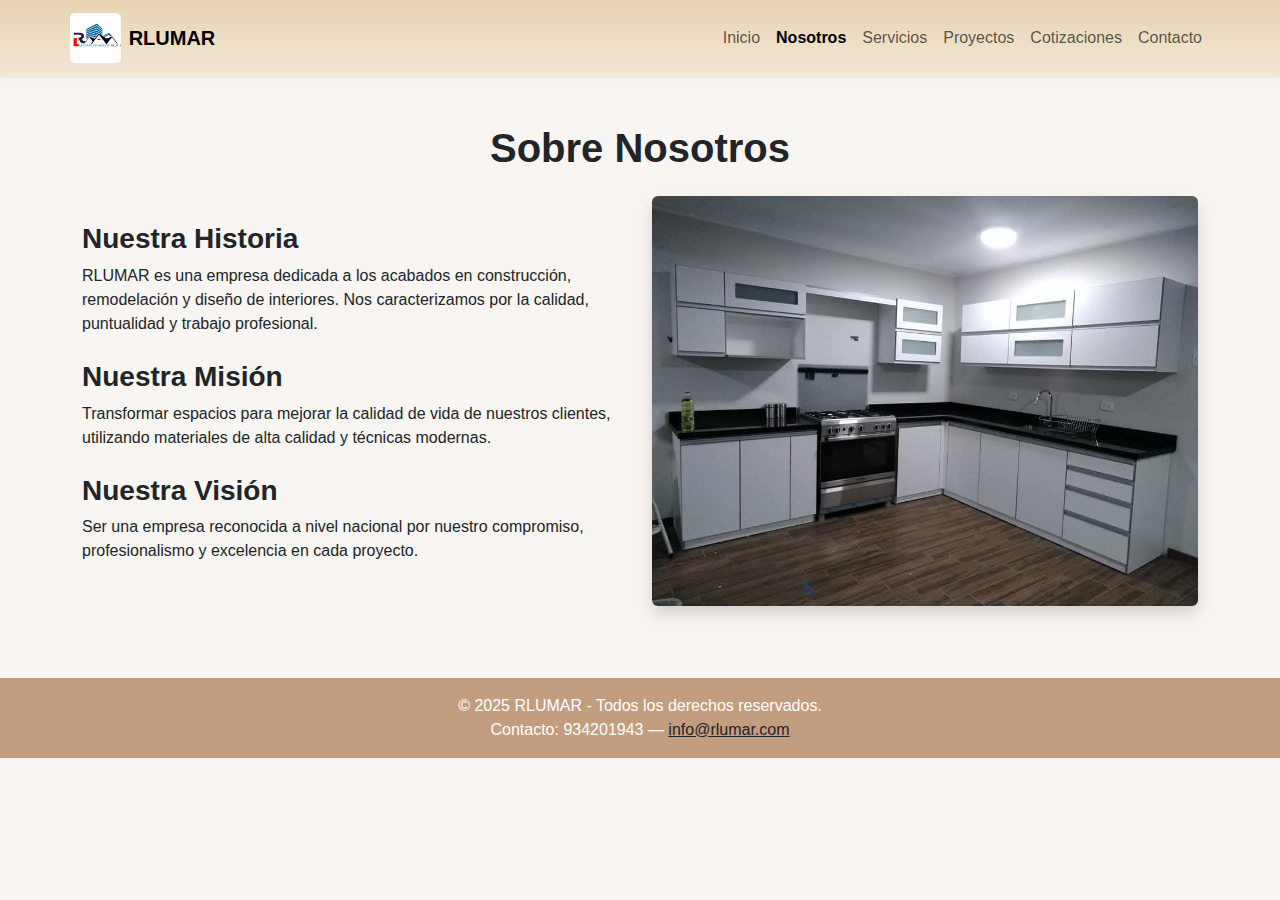
<file: rlumarfinal/nosotros.html>
<!DOCTYPE html>
<html lang="es">
<head>
    <meta charset="UTF-8">
    <meta name="viewport" content="width=device-width, initial-scale=1.0">
    <title>Nosotros - RLUMAR</title>

    <!-- BOOTSTRAP -->
    <link href="https://cdn.jsdelivr.net/npm/bootstrap@5.3.3/dist/css/bootstrap.min.css" rel="stylesheet">

    <!-- CSS -->
    <link rel="stylesheet" href="style.css">
</head>
<body>

    <!-- HEADER  -->
     <header class="header-warm shadow-sm">
        <nav class="navbar navbar-expand-lg navbar-light container">
            <a class="navbar-brand d-flex align-items-center" href="index.html">
                <img src="logo/logolumar.jpg" class="logo-img"alt="Logo lumar">
                <span class="ms-2 fw-bold">RLUMAR</span>
            </a>

            <button class="navbar-toggler" type="button" data-bs-toggle="collapse" data-bs-target="#menu">
                <span class="navbar-toggler-icon"></span>
            </button>

            <div class="collapse navbar-collapse" id="menu">
                <ul class="navbar-nav ms-auto">
                    <li class="nav-item"><a class="nav-link" href="index.html">Inicio</a></li>
                    <li class="nav-item"><a class="nav-link active fw-bold" href="nosotros.html">Nosotros</a></li>
                    <li class="nav-item"><a class="nav-link" href="servicios.html">Servicios</a></li>
                    <li class="nav-item"><a class="nav-link" href="proyectos.html">Proyectos</a></li>
                    <li class="nav-item"><a class="nav-link" href="cotizaciones.html">Cotizaciones</a></li>
                    <li class="nav-item"><a class="nav-link" href="contacto.html">Contacto</a></li>
                </ul>
            </div>
        </nav>
    </header>

    <!-- CONTENIDO PRINCIPAL -->
    <main class="container py-5">

        <h1 class="text-center fw-bold mb-4">Sobre Nosotros</h1>

        <div class="row align-items-center">
            <!-- TEXTO -->
            <div class="col-md-6">
                <h3 class="fw-bold">Nuestra Historia</h3>
                <p>
                    RLUMAR es una empresa dedicada a los acabados en construcción, remodelación 
                    y diseño de interiores. Nos caracterizamos por la calidad, puntualidad y trabajo profesional.
                </p>

                <h3 class="fw-bold mt-4">Nuestra Misión</h3>
                <p>
                    Transformar espacios para mejorar la calidad de vida de nuestros clientes, 
                    utilizando materiales de alta calidad y técnicas modernas.
                </p>

                <h3 class="fw-bold mt-4">Nuestra Visión</h3>
                <p>
                    Ser una empresa reconocida a nivel nacional por nuestro compromiso, profesionalismo 
                    y excelencia en cada proyecto.
                </p>
            </div>

            <!-- IMAGEN CON ESTILO -->
            <div class="col-md-6 text-center">
                <img src="logo/nosotros.jpg" class="img-fluid shadow rounded" alt="Equipo RLUMAR">
            </div>
        </div>

    </main>

    <!-- FOOTER -->
    <footer class="footer-warm text-center p-3 mt-4">
    &copy; 2025 RLUMAR - Todos los derechos reservados.
        <p class="mb-0">Contacto: 934201943 — 
           <a href="mailto:info@rlumar.com" class="text-dark">info@rlumar.com</a>
        </p>
        </footer>

    <!-- BOOTSTRAP JS -->
    <script src="https://cdn.jsdelivr.net/npm/bootstrap@5.3.3/dist/js/bootstrap.bundle.min.js"></script>
</body>
</html>
</file>
<file: style.css>
/* ===== Estilo cálido RLUMAR (COMPLETO) ===== */

/* Estilos generales */
body {
    font-family: "Rubik", sans-serif; 
    font-weight: 400; 
    font-optical-sizing: auto; 
    font-style: normal;
    
    background-color: #f8f5f2; 
    margin: 0;
    padding: 0;
    color: #333; 
}

/*Jerarquía Tipográfica para los títulos (h1, h2, h3) */
h1, h2, h3 {
    font-weight: 700; /* Hace los títulos negrita para destacar */
    color: #8a5a3a; /* Usa el color marrón de acento */
    margin-bottom: 0.5em; 
}

/* Estilo general de tarjeta (usado con Bootstrap) */
.card {
    border: none;
    border-radius: 10px;
    box-shadow: 0 4px 12px rgba(0, 0, 0, 0.1);
    transition: transform 0.3s ease-in-out;
}

/* Header cálido */
.header-warm {
    background: linear-gradient(to bottom, #e7d3b3, #f3e7d5);
    text-align: center;
    padding: 50px 20px;
}

/* Color marrón suave */
.text-brown {
    color: #8a5a3a;
}

/* Marca dentro del header */
.marca {
    font-weight: bold;
}

/* Caja cálida (article) */
.warm-box {
    background: #fbf7f3;
    border-left: 5px solid #c29d7f;
    padding: 20px;
    border-radius: 8px;
}

/* Tarjetas de servicios */
.warm-card {
    background: #fff8f1;
    border-radius: 12px;
    transition: 0.3s;
    padding: 20px;
}

/* Efecto Hover para tarjetas */
.warm-card:hover {
    transform: scale(1.03);
    box-shadow: 0 8px 20px rgba(0,0,0,0.1);
    animation: fondoSuave 0.5s forwards; /* ANIMACIÓN 4 APLICADA */
}

/* Footer cálido*/
.footer-warm {
    background-color: #6b4423; /* Marrón oscuro para armonizar con el tema cálido */
    color: white;
    text-align: center;
    padding: 20px 0; /* Agregado para espacio */
}

/* Logo */
.logo-img {
    max-height: 50px;
    object-fit: contain; 
} 
/* Animación 1: Pulso de Color (Para botones) */
@keyframes pulsoColor {
    0% { box-shadow: 0 0 0 0 rgba(138, 90, 58, 0.7); }
    70% { box-shadow: 0 0 0 20px rgba(138, 90, 58, 0); }
    100% { box-shadow: 0 0 0 0 rgba(138, 90, 58, 0); }
}

/* Animación 2: Deslizamiento hacia Arriba */
@keyframes deslizarArriba {
    0% { opacity: 0; transform: translateY(30px); }
    100% { opacity: 1; transform: translateY(0); }
}

/* Animación 3: Rotación Lenta  */
@keyframes rotarLento {
    0% { transform: rotate(0deg); }
    100% { transform: rotate(360deg); }
}

/* Animación 4: Cambio de Fondo (Usada en .warm-card:hover) */
@keyframes fondoSuave {
    from { background-color: #fff8f1; }
    to { background-color: #f3e7d5; }
}

/* Animación 5: Parpadeo de Opacidad (Para alertas) */
@keyframes parpadear {
    0%, 100% { opacity: 1; }
    50% { opacity: 0.3; }
}

/* Aplicación Animación 1 */
.btn-animado {
    animation: pulsoColor 2s infinite;
}

/* Aplicación Animación 2 */
.anim-deslizar {
    animation: deslizarArriba 1s ease-out forwards;
}

/* Aplicación Animación 3 */
.icono-giratorio {
    animation: rotarLento 10s linear infinite;
}

/* Aplicación Animación 5 */
.alerta-parpadeo {
    animation: parpadear 1.5s step-end infinite;
}

/* ESTILO PARA BOTÓN DE FORMULARIO (COTIZACIÓN) */
input[type="submit"] {
    /* 1. Apariencia de botón */
    background-color: #8a5a3a;
    color: white;
    padding: 10px 25px; 
    border: none;
    border-radius: 5px; 
    cursor: pointer;
    /* 2. Tipografía */
    font-family: "Rubik", sans-serif;
    font-size: 16px;
    font-weight: 500;
    display: inline-block; 
    
    /* 3. Transición para efectos suaves */
    transition: background-color 0.3s ease, transform 0.3s ease;
}

/* Efecto al pasar el mouse (hover) */
input[type="submit"]:hover {
    background-color: #6b4423; /* Un marrón más oscuro para el hover */
    transform: translateY(-2px); /* Pequeño efecto de levantamiento */
}
</file>
<file: rlumarfinal/style.css>
/* ===== Estilo cálido RLUMAR ===== */

body {
    font-family: 'Segoe UI', sans-serif;
    background-color: #f8f5f2;
}

/* Header cálido */
.header-warm {
    background: linear-gradient(to bottom, #e7d3b3, #f3e7d5);
}

/* Color marrón suave */
.text-brown {
    color: #8a5a3a;
}

/* Caja cálida */
.warm-box {
    background: #fbf7f3;
    border-left: 5px solid #c29d7f;
}

/* Tarjetas */
.warm-card {
    background: #fff8f1;
    border-radius: 12px;
    transition: 0.3s;
}

.warm-card:hover {
    transform: scale(1.03);
    box-shadow: 0 8px 20px rgba(0,0,0,0.1);
}

/* Footer */
.footer-warm {
    background: #c29d7f;
    color: white;
}

/* Logo */
.logo-img {
    height: 50px;
    border-radius: 5px;
}
</file>
